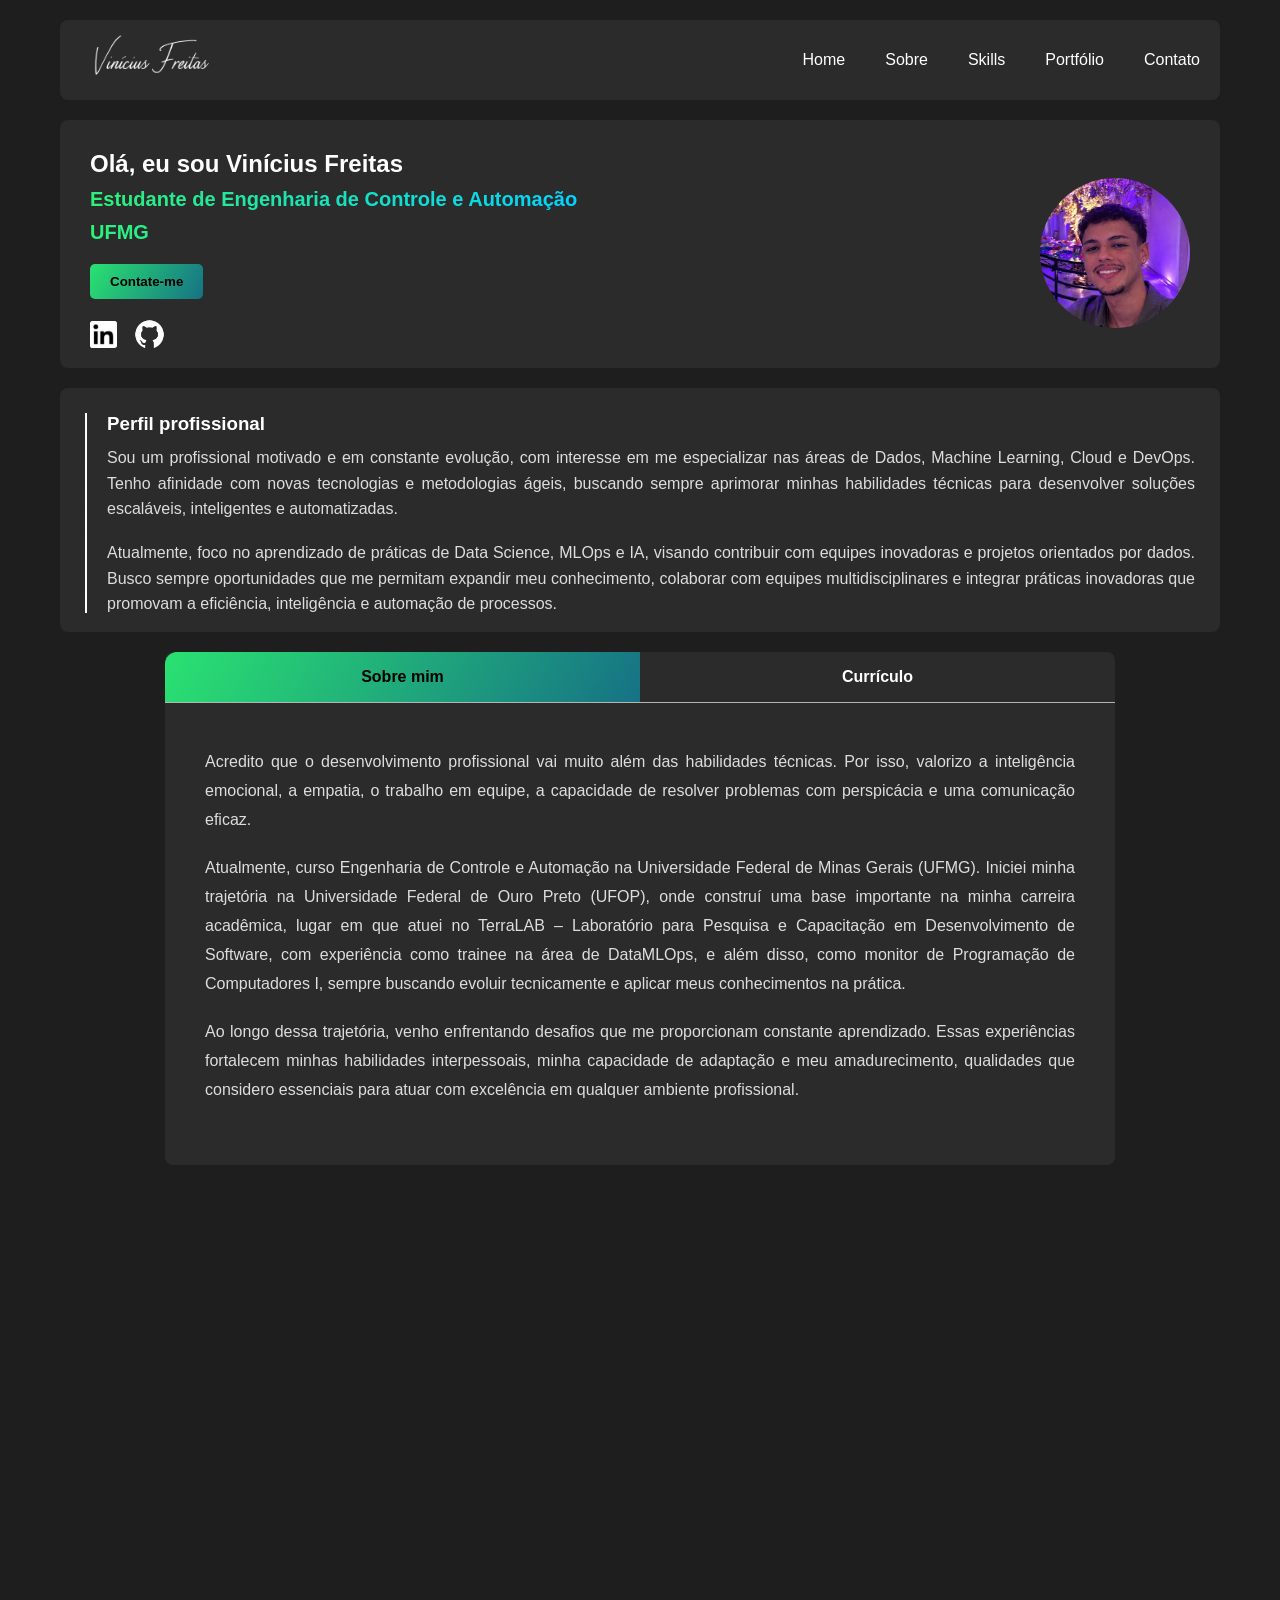
<file: index.html>
<!DOCTYPE html>
<html lang="pt-br">
<head>
    <meta charset="UTF-8">
    <meta name="viewport" content="width=device-width, initial-scale=1.0">
    <title>Vinícius Freitas - Portfólio</title>
    <meta name="description" content="Portfólio de Vinícius Freitas - Estudante de Engenharia de Controle e Automação com foco em Dados, DevOps e Inteligência Artificial. Veja projetos, habilidades e contato.">
    <link rel="stylesheet" href="css/style.css">
    <link rel="icon" href="images/rubrica.png" type="image/png">
</head>
<body>

    <!-- Cabeçalho -->
    <header role="banner">
        <div class="header-left reveal">
            <div class="rubrica-container">
                <img src="images/rubrica.png" alt="Rubrica de Vinícius Freitas">
            </div>
        </div>

        <img src="images/menu.png" alt="Ícone do menu" class="menu-toggle" aria-label="Menu mobile">

        <nav class="menu" role="navigation" aria-label="Menu principal">
            <a href="#home">Home</a>
            <a href="#sobre">Sobre</a>
            <a href="#skills">Skills</a>
            <a href="#portfolio">Portfólio</a>
            <a href="#contato">Contato</a>
        </nav>
    </header>

    <!-- Conteúdo principal -->
    <main>
        <section class="intro box reveal" id="home">
            <div class="intro-content reveal">
                <div class="intro-text reveal">
                    <div class="intro-title reveal">
                        <h1>Olá, eu sou Vinícius Freitas</h1>
                        <h2>Estudante de Engenharia de Controle e Automação</h2>
                        <h2>UFMG</h2>
                    </div>
                    <div class="intro-button reveal">
                        <button class="btn-contato">Contate-me</button>
                    </div>
                    <div class="intro-icons social-icons">
                        <a href="https://www.linkedin.com/in/vinícius-gonçalves-6905632b2" target="_blank" rel="noopener noreferrer" aria-label="LinkedIn">
                            <img class="icon-linkedin" src="images/linkedin.jpg" alt="LinkedIn">
                        </a>
                        <a href="https://github.com/Viniciusfbgon" target="_blank" rel="noopener noreferrer" aria-label="GitHub">
                            <img class="icon-github" src="images/icons8-github-64.png" alt="GitHub">
                        </a>
                    </div>
                </div>
            </div>
            <img src="images/eu.jpeg" alt="Foto de perfil" class="profile-pic" id="profilePic">
        </section>
    </main>


    <!-- Sobre mim -->
    <section class="sobre box" id="sobre" aria-labelledby="titulo-sobre">
        <div class="sobre-container">
            <div class="sobre-lado-esquerdo">
                <img src="images/linha-lateral.jpg" alt="Imagem decorativa de linha lateral" class="linha-lateral">
            </div>

            <div class="sobre-lado-direito">
                <div class="sobre-texto">
                    <h3 id="titulo-sobre">Perfil profissional</h3>
                    <p>
                Sou um profissional motivado e em constante evolução, com interesse em me especializar nas áreas de Dados, Machine Learning, Cloud e DevOps. Tenho afinidade com novas tecnologias e metodologias ágeis, buscando sempre aprimorar minhas habilidades técnicas para desenvolver soluções escaláveis, inteligentes e automatizadas.
                </p> <br>
                <p>
                Atualmente, foco no aprendizado de práticas de Data Science, MLOps e IA, visando contribuir com equipes inovadoras e projetos orientados por dados. Busco sempre oportunidades que me permitam expandir meu conhecimento, colaborar com equipes multidisciplinares e integrar práticas inovadoras que promovam a eficiência, inteligência e automação de processos.
                </p>
                </div>
            </div>
        </div>
    </section>

    <!-- Skills -->
    <section class="box-sm reveal" id="skills" aria-labelledby="titulo-skills">
        <h2 id="titulo-skills" style="display:none;">Skills</h2>
        <div class="skills-buttons">
            <div class="button-wrapper">
                <button class="skills-tab-button active" data-tab="soft-skills">Sobre mim</button>
            </div>
            <div class="button-wrapper">
                <button class="skills-tab-button" data-tab="hard-skills">Currículo</button>
            </div>
        </div>

        <div class="skills-content">
            <div class="content active" id="soft-skills-content" role="tabpanel">
                <div class="soft-skills-text">
                        <p>Acredito que o desenvolvimento profissional vai muito além das habilidades técnicas. Por isso, valorizo a inteligência emocional, a empatia, o trabalho em equipe, a capacidade de resolver problemas com perspicácia e uma comunicação eficaz.</p>
                        <p>Atualmente, curso Engenharia de Controle e Automação na Universidade Federal de Minas Gerais (UFMG). Iniciei minha trajetória na Universidade Federal de Ouro Preto (UFOP), onde construí uma base importante na minha carreira acadêmica, lugar em que atuei no TerraLAB – Laboratório para Pesquisa e Capacitação em Desenvolvimento de Software, com experiência como trainee na área de DataMLOps, e além disso, como monitor de Programação de Computadores I, sempre buscando evoluir tecnicamente e aplicar meus conhecimentos na prática.</p>
                        <p>Ao longo dessa trajetória, venho enfrentando desafios que me proporcionam constante aprendizado. Essas experiências fortalecem minhas habilidades interpessoais, minha capacidade de adaptação e meu amadurecimento, qualidades que considero essenciais para atuar com excelência em qualquer ambiente profissional.</p>                </div>
            </div>

            <div class="content" id="hard-skills-content" role="tabpanel">
                <div class="hard-skills-content">
                    <h3>Acesse o currículo para ver com mais detalhes as qualificações e certificações:</h3>
                    <a href="#" class="curriculo-link">Currículo</a>
                </div>
            </div>
        </div>
    </section>

    <!-- Portfólio -->
    <section class="portfolio reveal" id="portfolio" aria-labelledby="titulo-portfolio">
        <h2 id="titulo-portfolio">Meu portfólio</h2>
        <!-- Projeto 1 -->
        <article class="projeto-box box reveal">
                <div class="projeto-img">
                    <img src="images/port2.png" alt="Contador de dedos com Python e Mediapipe">
                </div>
                <div class="projeto-info">
                    <h3>Meu site</h3>
                    <p>Compartilho o lançamento do meu primeiro site pessoal, inteiramente planejado, projetado e desenvolvido por mim.

                    Todo o design foi criado no Figma, com foco em usabilidade, clareza e identidade visual. A partir disso, desenvolvi o site do zero, escrevendo cada linha de código com atenção aos detalhes, boas práticas e responsividade.
                       <br><br>
                        Fique à vontade para navegar, analisar cada detalhe e me mandar uma mensagem. Será um prazer saber sua opinião! <br><br></p>
                    <div class="projeto-botoes">
                        <a href="#" class="btn-ver" target="_blank" rel="noopener noreferrer">Ver projeto</a>
                        <a href="https://github.com/Viniciusfbgon/Meu_Portfolio" class="btn-repo">Repositório</a>
                    </div>
                </div>
            </article>

        <!-- Projeto 2 -->
        <article class="projeto-box box reveal">
            <div class="projeto-img">
                <img src="images/terralab.png" alt="Desafios do TerraLAB">
            </div>
            <div class="projeto-info">
                <h3>Trainee DataMLOps - Desafios e Entregas</h3>
                <p>Durante este projeto, enfrentei 5 sprints desafiadoras que me prepararam para atuar com infraestrutura, automação e práticas modernas de deploy. Ao longo da jornada, desenvolvi habilidades práticas fundamentais em DevOps e Cloud Computing: <br><br>

               • Sprint 1: Versionamento com Git e GitLab, comandos avançados em Linux, automação de tarefas com crontab e introdução ao Google Cloud Platform (GCP). <br><br>

               • Sprint 2: Criação e gerenciamento de containers com Docker, manipulação de buckets no GCP e primeiros conceitos de cultura DevOps.<br><br>

               • Sprint 3: Fundamentos de redes de computadores, aplicação de metodologias ágeis com Scrum e construção de pipelines automatizados com GitLab CI/CD.<br><br>

               • Sprint 4: Deploy completo de uma API Node.js com banco PostgreSQL utilizando Docker Compose na GCP, com foco em escalabilidade e resiliência. <br><br>

               • Sprint 5: Implementação de CI/CD com ambientes isolados (build, test, deploy) e automação de backups diários para o Cloud Storage. <br><br></p>
                <div class="projeto-botoes">
                    <a href="https://github.com/Viniciusfbgon/Sprints-DataMLOps" class="btn-ver" target="_blank" rel="noopener noreferrer">Ver projeto</a>
                    <a href="https://github.com/Viniciusfbgon/Sprints-DataMLOps" class="btn-repo" target="_blank" rel="noopener noreferrer">Repositório</a>
                </div>
            </div>
        </article>

        <!-- Botão ver mais -->
        <div class="ver-mais-container">
            <button id="btn-ver-mais" class="btn-ver-mais">↓ Ver mais</button>
        </div>

        <!-- Projetos adicionais -->
        <div id="mais-projetos" style="display: none;">
            <article class="projeto-box box reveal">
            <div class="projeto-img reveal">
                <img src="images/harvard.jpg" alt="Curso Harvard CS50">
            </div>
            <div class="projeto-info reveal">
                <h3>CS50: Introduction to Computer Science</h3>
                <p>Curso de nível introdutório voltado para iniciantes que desejam aprender os fundamentos da computação. Ensina a pensar de forma algorítmica e a resolver problemas de programação com eficiência.

                Durante o curso, aprendi: <br><br>

                • Fundamentos de ciência da computação e lógica de programação <br><br>

                • Conceitos como algoritmos, abstração, estruturas de dados, encapsulamento, segurança e engenharia de software <br><br>

                • Desenvolvimento web com HTML, CSS e JavaScript <br><br>

                • Programação em C, Python e SQL <br><br>

                • Criação de projetos práticos baseados em problemas reais, como biologia, criptografia, finanças e jogos <br><br>

                • Apresentação de projeto final e interação com uma comunidade global de estudantes <br><br></p>
                <div class="projeto-botoes">
                    <a href="https://github.com/Viniciusfbgon/Harvard-Course/tree/main/codes/project" class="btn-ver" target="_blank" rel="noopener noreferrer">Ver projeto</a>
                    <a href="https://github.com/Viniciusfbgon/Harvard-Course/tree/main/codes" class="btn-repo" target="_blank" rel="noopener noreferrer">Repositório</a>
                </div>
            </div>
        </article>

        <article class="projeto-box box reveal">
                <div class="projeto-img">
                    <img src="images/yt.png" alt="Clone do YouTube">
                </div>
                <div class="projeto-info">
                    <h3>Clone YouTube</h3>
                    <p>Este é um projeto introdutório voltado para o domínio das principais técnicas de manipulação de divs e construção de layouts responsivos em telas de computadores. O objetivo é reforçar os fundamentos de HTML e CSS, que são essenciais antes de avançar para projetos mais complexos e dinâmicos. Aprender bem o básico garante uma base sólida para evoluir com segurança no desenvolvimento web. <br></p>
                    <div class="projeto-botoes">
                        <a href="https://viniciusfbgon.github.io/Clone_YouTube/" class="btn-ver">Ver projeto</a>
                        <a href="https://github.com/Viniciusfbgon/Clone_YouTube" class="btn-repo">Repositório</a>
                    </div>
                </div>
            </article>
        </div>
    </section>

    <!-- Contato -->
    <section class="contato box reveal" id="contato" aria-labelledby="titulo-contato">
        <h2 id="titulo-contato" class="contato-titulo">Contato</h2>
        <div class="contact-info">
            <div class="contact-item">
                <div class="icon-box"><img src="images/phone.png" alt="Ícone de telefone"></div>
                <a href="tel:+5531975746400" style="color: #ddd;">+55 (31) 97574-6400</a>
            </div>
            <div class="contact-item">
            <div class="icon-box">
                <img src="images/email.png" alt="Ícone de email">
            </div>
            <a href="mailto:viniciusfbgon@gmail.com?body=Olá,%20Vinícius%20Freitas" style="color: #ddd;">
                viniciusfbgon@gmail.com
            </a>
            </div>
            <div class="contact-item">
                <div class="icon-box"><img src="images/location.png" alt="Ícone de localização"></div>
                <span style="color: #ddd;">Belo Horizonte-MG</span>
            </div>
        </div>

        <div class="social-icons right" aria-label="Redes sociais">
            <a href="https://github.com/Viniciusfbgon" target="_blank" rel="noopener noreferrer">
                <img src="images/icons8-github-64.png" style="height: 35px;" alt="GitHub de Vinícius">
            </a>
            <a href="https://www.linkedin.com/in/vinícius-gonçalves-6905632b2" target="_blank" rel="noopener noreferrer">
                <img src="images/linkedin.jpg" style="height: 27px;" alt="LinkedIn de Vinícius">
            </a>
        </div>
    </section>

     <!-- Modal do Currículo -->
    <div id="cv-modal" class="modal">
        <div class="modal-content">
            <span id="cv-close" class="close">&times;</span>
            <div class="cv-imgs">
                <img src="images/cv-pt1.png" alt="Currículo Parte 1" class="cv-img" />
                <img src="images/cv-pt2.png" alt="Currículo Parte 2" class="cv-img" />
        </div>
    </div>

    <!-- JS -->
    <script>
        document.addEventListener('DOMContentLoaded', function () {
            // Tabs de Skills
            const tabButtons = document.querySelectorAll('.skills-tab-button');
            const contents = document.querySelectorAll('.content');

            tabButtons.forEach(button => {
                button.addEventListener('click', () => {
                    tabButtons.forEach(b => b.classList.remove('active'));
                    contents.forEach(c => c.classList.remove('active'));

                    button.classList.add('active');

                    const tabId = button.getAttribute('data-tab');
                    const contentEl = document.getElementById(`${tabId}-content`);
                    if (contentEl) contentEl.classList.add('active');
                });
            });

            // Efeito hover nos links do menu
            const navLinks = document.querySelectorAll('nav a');
            navLinks.forEach(link => {
                link.addEventListener('mouseover', () => {
                    link.style.color = '#2ef178';
                });
                link.addEventListener('mouseout', () => {
                    link.style.color = '#fff';
                });
            });

            // Botão "Contate-me"
            const btnContato = document.querySelector('.btn-contato');
            const contatoSection = document.getElementById('contato');
            if (btnContato && contatoSection) {
                btnContato.addEventListener('click', function () {
                    contatoSection.scrollIntoView({ behavior: 'smooth' });
                });
            }

            // Modal do Currículo
            const cvLink = document.querySelector('.curriculo-link');
            const cvModal = document.getElementById('cv-modal');
            const cvClose = document.getElementById('cv-close');

            if (cvLink && cvModal && cvClose) {
                cvLink.addEventListener('click', (e) => {
                    e.preventDefault();
                    cvModal.style.display = 'block';
                    document.body.style.overflow = 'hidden';
                });

                cvClose.addEventListener('click', () => {
                    cvModal.style.display = 'none';
                    document.body.style.overflow = 'auto';
                });

                window.addEventListener('click', (e) => {
                    if (e.target === cvModal) {
                        cvModal.style.display = 'none';
                        document.body.style.overflow = 'auto';
                    }
                });
            }

            // VER MAIS / VER MENOS
            const btnVerMais = document.getElementById('btn-ver-mais');
            const maisProjetos = document.getElementById('mais-projetos');

            if (btnVerMais && maisProjetos) {
                btnVerMais.addEventListener('click', () => {
                    const estaVisivel = maisProjetos.style.display === 'block';

                    if (estaVisivel) {
                        maisProjetos.style.display = 'none';
                        btnVerMais.textContent = '↓ Ver mais';
                    } else {
                        maisProjetos.style.display = 'block';
                        btnVerMais.textContent = '↑ Ver menos';
                    }
                });
            }

            // Zoom ao clicar nas imagens dos projetos (como na foto de perfil)
            const imagensProjetos = document.querySelectorAll('.projeto-img img');

            imagensProjetos.forEach(img => {
                img.addEventListener('click', () => {
                    const overlay = document.createElement('div');
                    overlay.classList.add('zoomed-overlay');

                    const imagemZoom = document.createElement('img');
                    imagemZoom.src = img.src;
                    imagemZoom.alt = img.alt;

                    overlay.appendChild(imagemZoom);
                    document.body.appendChild(overlay);
                    document.body.style.overflow = 'hidden';

                    overlay.addEventListener('click', () => {
                        overlay.remove();
                        document.body.style.overflow = 'auto';
                    });
                });
            });

            // Zoom ao clicar na foto de perfil
            const profilePic = document.getElementById('profilePic');

            if (profilePic) {
                profilePic.addEventListener('click', (event) => {
                    event.stopPropagation();
                    profilePic.classList.toggle('zoomed');
                });

                document.addEventListener('click', () => {
                    profilePic.classList.remove('zoomed');
                });
            }

            // 🔽 Menu Hamburguer (mobile)
            const toggle = document.querySelector('.menu-toggle');
            const menu = document.querySelector('nav.menu');
            const rubrica = document.querySelector('.rubrica-container');

            if (toggle && menu) {
                toggle.addEventListener('click', (e) => {
                    e.stopPropagation(); // impede o fechamento imediato
                    menu.classList.toggle('active');

                    // Oculta ou mostra a rubrica ao alternar o menu
                    if (menu.classList.contains('active')) {
                        rubrica.classList.add('rubrica-hidden');
                    } else {
                        rubrica.classList.remove('rubrica-hidden');
                    }
                });

                // Fecha o menu quando clicar em um link
                const links = menu.querySelectorAll('a');
                links.forEach(link => {
                    link.addEventListener('click', () => {
                        menu.classList.remove('active');
                        rubrica.classList.remove('rubrica-hidden');
                    });
                });

                // Fecha o menu se clicar fora dele
                document.addEventListener('click', function (e) {
                    const clicouForaDoMenu = !menu.contains(e.target);
                    const clicouForaDoToggle = !toggle.contains(e.target);

                    if (menu.classList.contains('active') && clicouForaDoMenu && clicouForaDoToggle) {
                        menu.classList.remove('active');
                        rubrica.classList.remove('rubrica-hidden');
                    }
                });
            }
        });

        const menuToggle = document.querySelector('.menu-toggle');
        const menu = document.querySelector('.menu');
        const menuLinks = document.querySelectorAll('.menu a');

        // Função para abrir o menu
        function openMenu() {
            document.body.classList.add('menu-open');
            menu.classList.add('open');
        }

        // Função para fechar o menu
        function closeMenu() {
            document.body.classList.remove('menu-open');
            menu.classList.remove('open');
        }

        // Clique no ícone do menu: abre o menu
        menuToggle.addEventListener('click', (e) => {
            e.stopPropagation(); // impede que o clique feche imediatamente
            openMenu();
        });

        // Clique em qualquer link do menu: fecha o menu
        menuLinks.forEach(link => {
            link.addEventListener('click', () => {
            closeMenu();
            });
        });

        // Clique fora do menu: fecha o menu
        document.addEventListener('click', (e) => {
            const isClickInsideMenu = menu.contains(e.target);
            const isClickOnToggle = menuToggle.contains(e.target);

            if (!isClickInsideMenu && !isClickOnToggle) {
            closeMenu();
            }
        });

        // Scroll Reveal Simples
        function revealOnScroll() {
            const reveals = document.querySelectorAll('.reveal');

            reveals.forEach(el => {
                const windowHeight = window.innerHeight;
                const elementTop = el.getBoundingClientRect().top;
                const revealPoint = 100; // Quanto mais baixo, mais cedo aparece

                if (elementTop < windowHeight - revealPoint) {
                    el.classList.add('active');
                } else {
                    el.classList.remove('active'); // pode remover se quiser reaparecer
                }
            });
        }
        // Chama no load e no scroll
        window.addEventListener('scroll', revealOnScroll);
        window.addEventListener('load', revealOnScroll);

        // Animação suave no header e main ao abrir a página
        const header = document.querySelector('header');
        const main = document.querySelector('main');

        if (header && main) {
            header.classList.add('animate-on-load');
            main.classList.add('animate-on-load');
        }

        if (sobre) {
            sobre.classList.add('animate-on-load');
        }
    </script>
</body>
</html>
</file>
<file: css/style.css>
/* Reset e estilos globais */
* {
    margin: 0;
    padding: 0;
    box-sizing: border-box;
    font-family: Arial, sans-serif;
    text-align: justify;
}

body {
    background-color: #1e1e1e;
    color: #fff;
    padding: 20px;
    max-width: 1200px;
    margin: 0 auto;
}

/* Header */
header {
    display: flex;
    justify-content: space-between;
    align-items: center;
    background-color: #2b2b2b;
    padding: 0 20px;
    height: 80px;
    position: relative;
    margin-bottom: 20px;
    border-radius: 8px;
}

.header-left {
    display: flex;
    align-items: center;
    height: 100%;
}

/* Ajuste apenas a rubrica */
.rubrica-container {
    height: 100%;
    display: flex;
    align-items: center;
}

.rubrica-container img {
    height: 70px; /* Aumente este valor para tornar a rubrica maior */
    max-height: none; /* Remova a limitação de altura máxima */
    object-fit: contain;
    transform: scale(1.5); /* Opcional: pode usar scale para aumentar proporcionalmente */
    transform-origin: left center; /* Mantém alinhado à esquerda */
}

nav a {
    color: #fff;
    text-decoration: none;
    margin-left: 20px;
}

.social-icons {
    display: flex;
    align-items: center;
    gap: 15px;
    margin-top: 18px;
}

.social-icons img {
    object-fit: contain;
    transition: transform 0.2s ease;
    cursor: pointer;
}

.social-icons img:hover {
    transform: scale(1.1);
}

/* Boxes */
.box {
    background-color: #2b2b2b;
    padding: 25px;
    padding-bottom: 15px;
    margin-bottom: 20px;
    border-radius: 8px;
}

.box-sm {
    background-color: #2b2b2b;
    margin-bottom: 20px;
    border-radius: 8px; 
    max-width: 950px;
    margin-left: auto;
    margin-right: auto;
}

/* sobre mim */
.sobre-container {
    display: flex;
    align-items: center;
    justify-content: space-between;
    gap: 20px;
}

.linha-lateral {
    width: 2px;
    background-color: white;
    height: 200px;         
    transition: height 0.3s ease;
}

.sobre-texto {
    flex: 1;
}

.sobre-texto h3 {
    margin-bottom: 10px;
    font-weight: bold;
}

.sobre-texto p {
    line-height: 1.6;
    text-align: justify;
    color: #ddd;
}

/* Seção principal */
.intro.box {
    background-color: #2b2b2b;
    padding: 30px;
    padding-bottom: 12px;
    border-radius: 8px;
    display: flex;
    align-items: center;
    justify-content: space-between;
    margin-bottom: 20px;
}

.intro-text h1 {
    font-size: 24px;
    margin-bottom: 10px;
    color: #fff;
}

.intro-text h2 {
    font-size: 20px;
    background: linear-gradient(90deg, #2ef178, #00d4ff);
    -webkit-background-clip: text;
    -webkit-text-fill-color: transparent;
    margin: 10px 0;
}

.profile-pic {
    width: 150px;
    height: 150px;
    border-radius: 50%;
    object-fit: cover;
    cursor: pointer;
    transition: transform 0.3s ease;
}

.profile-pic.zoomed {
    transform: scale(2); 
    z-index: 10;
}

.btn-contato {
    background: linear-gradient(120deg, #2ae271, #167285);
    color: black;
    padding: 10px 20px;
    border: none;
    border-radius: 5px;
    margin-top: 10px;
    cursor: pointer;
    font-weight: bold;
    transition: all 0.3s ease;
}

.btn-contato:hover {
    background-color: #25c166;
    transform: translateY(-2px);
}

.linkedin {
    margin-top: 10px;
    display: flex;
    align-items: center;
    gap: 5px;
    color: #00d4ff;
    cursor: pointer;
}

.icon-linkedin {
    height: 27px;
    width: auto;
}

.icon-github {
    height: 35px;
    width: auto;
}

/* Skills */
.skills-container {
    width: 100%;
    max-width: 900x;
    background-color: #2b2b2b;
    border-radius: 16px;
    box-shadow: 0 10px 30px rgba(0, 0, 0, 0.08);
    overflow: hidden;
    margin: 0 auto 20px auto; 
}
        
        .skills-tabs {
            display: flex;
            background-color: #2b2b2b;
            padding: 0 20px;
            border-bottom: 1px solid #eaecef;
        }
        
        .tab {
            padding: 20px 0;
            cursor: pointer;
            font-weight: 600;
            font-size: 18px;
            color: #fff;
            transition: all 0.3s ease;
            border-bottom: 3px solid transparent;
            margin-right: 30px;
            position: relative;
        }
        
        .tab.active {
            color: #fff;
            border-bottom: 3px solid #14a756;
        }
        
        .tab:hover:not(.active) {
            color: #14a756;
        }
        
        .skills-content {
            padding: 40px;
        }
        
        .content {
            display: none;
            animation: fadeIn 0.5s ease forwards;
        }
        
        .content.active {
            display: block;
        }
        
        @keyframes fadeIn {
            from {
                opacity: 0;
                transform: translateY(10px);
            }
            to {
                opacity: 1;
                transform: translateY(0);
            }
        }
        
        .soft-skills-text {
            line-height: 1.8;
            color: #ddd;
            font-size: 16px;
        }
        
        .soft-skills-text p {
            margin-bottom: 20px;
        }
        
        .hard-skills-content h3 {
            font-size: 18px;
            color: #ddd;
            margin-bottom: 20px;
            font-weight: 600;
        }
        
        .hard-skills-list {
            list-style-type: none;
            margin-bottom: 25px;
        }
        
        .hard-skills-list li:last-child {
            border-bottom: none;
        }
        
        .hard-skills-list li::before {
            content: "•";
            color: #14a756;
            font-weight: bold;
            display: inline-block;
            width: 20px;
            font-size: 20px;
        }
        
        .curriculo-link {
            display: inline-block;
            padding: 14px 28px;
            background: linear-gradient(120deg, #2ae271, #167285);
            color: black;
            text-decoration: none;
            border-radius: 8px;
            font-weight: 600;
            transition: background-color 0.3s ease;
            font-size: 16px;
        }
        
        .curriculo-link:hover {
            background: near-gradient(120deg, #2ae271, #167285);
        }
        
.skills-buttons {
  display: flex;
  width: 100%;
  margin-top: 20px;
  margin-bottom: 5px;
  overflow: hidden; 
  border-top-left-radius: 12px;
  border-top-right-radius: 12px;
  background-color: #2b2b2b; 
  border-bottom: 1px solid rgba(180, 180, 180, 1);
}

.button-wrapper {
  width: 50%;
}

.button-wrapper.left {
  display: flex;
  justify-content: flex-start;
}

.button-wrapper.right {
  display: flex;
  justify-content: flex-end;
}

.skills-tab-button {
  width: 100%;
  max-width: 100%;
  padding: 16px 24px;
  background-color: #2b2b2b;
  color: #fff;
  border: none;
  font-weight: 600;
  font-size: 16px;
  cursor: pointer;
  transition: all 0.3s ease;
  text-align: center;
  border-radius: 0;
}

.button-wrapper.left .skills-tab-button {
  border-top-left-radius: 8px;
}

.button-wrapper.right .skills-tab-button {
  border-top-right-radius: 8px;
}

.skills-tab-button.active {
  background: linear-gradient(120deg, #2ae271, #167285);
  color: black;
}

.skills-tab-button:not(.active):hover {
  background-color: #333;
}

.skills-tabs {
  display: flex;
  justify-content: space-between;
  border-bottom: 1px solid #eaecef;
  width: 100%;
  margin-bottom: 20px;

  background-color: #2b2b2b; 
  border-top-left-radius: 12px;
  border-top-right-radius: 12px;
}

/* Portfólio */
.projeto-box {
    display: flex;
    border-radius: 8px;
    overflow: hidden;
    align-items: stretch;
    margin-top: 20px;
    padding-left: 0;
    padding-top: 0;
    padding-bottom: 0;
    /* height removida para altura dinâmica */
}

/* Imagem */
.projeto-img {
    width: 40%;
    background-color: #444;
    overflow: hidden;
    border-top-left-radius: 8px;
    border-bottom-left-radius: 8px;
    display: flex;              
    align-items: stretch;       
}

/* Faz a imagem ocupar todo o espaço */
.projeto-img img {
    width: 100%;
    height: 100%;
    object-fit: cover;
    display: block;
}

/* Informações */
.projeto-info {
    padding: 20px;
    flex: 1;
    display: flex;
    flex-direction: column;
    justify-content: space-between;
}

.projeto-info h3 {
    margin-bottom: 10px;
    font-size: 20px;
}

.projeto-info p {
    flex-grow: 1;
    color: #aaa;
}

.ver-mais-container {
    text-align: center;
    margin-top: 20px;
}

.btn-ver-mais {
  position: relative;
  padding: 10px 20px;
  font-weight: bold;
  color: #fff;
  background: #1e1e1e; /* cor interna do botão */
  border-radius: 5px;
  z-index: 1;
  cursor: pointer;
  
  /* Gradiente na borda */
  border: 2px solid transparent;
  background-image: linear-gradient(#1e1e1e, #1e1e1e), 
                    linear-gradient(120deg, #2ae271, #167285);
  background-origin: border-box;
  background-clip: padding-box, border-box;
  transition: all 0.3s ease;
}

.btn-ver-mais:hover {
  color: black;
  background-image: linear-gradient(120deg, #2ae271, #167285), 
                    linear-gradient(120deg, #2ae271, #167285);
}

/* Botões */
.projeto-botoes {
    display: flex;
    gap: 10px;
    margin-top: 15px;
}

.btn-ver, .btn-repo {
    background: linear-gradient(120deg, #2ae271, #167285);
    color: black;
    padding: 8px 15px;
    border-radius: 5px;
    text-decoration: none;
    font-weight: bold;
    transition: all 0.3s ease;
}

.btn-repo {
    background: #444;
    color: white;
}

.btn-ver:hover, .btn-repo:hover {
    transform: translateY(-2px);
    opacity: 0.9;
}

.modal {
  display: none; /* Oculto por padrão */
  position: fixed;
  z-index: 1000; /* Sobre tudo */
  left: 0;
  top: 0;
  width: 100%;
  height: 100%;
  overflow: auto;
  backdrop-filter: blur(6px); /* Fundo embaçado */
  background-color: rgba(0, 0, 0, 0.7); /* Fundo escuro semi-transparente */
}

/* Conteúdo do modal (imagem) */
.modal-content {
  position: relative;
  margin: 5% auto;
  max-width: 800px;
  padding: 0;
  border-radius: 8px;
  box-shadow: 0 0 10px #000;
  background-color: #222;
}

/* Container das imagens */
.cv-imgs {
  display: flex;
  flex-direction: column;
  gap: 20px;       /* Espaço entre as imagens */
  padding: 20px;
}

/* Estilo das imagens */
.cv-img {
  width: 100%;
  display: block;
  border-radius: 8px;
  box-shadow: 0 0 8px rgba(0, 0, 0, 0.4);
  image-rendering: auto;
}

/* Botão fechar (x) */
.close {
  position: absolute;
  top: 10px;
  right: 15px;
  color: #fff;
  font-size: 28px;
  font-weight: bold;
  cursor: pointer;
  user-select: none;
  transition: color 0.3s ease;
}

.close:hover {
  color: #2ef178;
}

/* Contato */
.contato.box {
    background-color: #2b2b2b;
    padding: 20px; 
    border-radius: 8px;
    margin-top: 20px; 
}

.contato-titulo {
    text-align: center;
    font-size: 24px;
    margin-bottom: 15px; 
}

.contact-info {
    display: flex;
    flex-direction: column;
    gap: 19px; 
    margin-bottom: 15px; 
}

.contact-item {
    display: flex;
    align-items: center;
    gap: 15px; 
    padding-left: 5px; 
}

.icon-box {
    width: 35px; 
    height: 35px;
    display: flex;
    align-items: center;
    justify-content: center;
    border-radius: 8px;
    background: linear-gradient(135deg, #17bd83, #46DD6F, #11940A);
}

.icon-box img {
    width: 18px; 
    height: 18px; 
}

.contact-item span {
    color: #ddd;
    font-size: 15px; 
}

.social-icons.right {
    display: flex;
    justify-content: flex-end;
    gap: 12px; 
    margin-top: 10px; 
}

.social-icons.right img {
    height: 28px; 
    object-fit: contain;
    transition: transform 0.2s ease;
}

.social-icons.right {
    display: flex;
    justify-content: flex-end;
    gap: 15px;
    margin-top: 15px;
}

.social-icons.right img {
    height: 30px;
    object-fit: contain;
    transition: transform 0.2s ease;
}

.social-icons.right img:hover {
    transform: scale(1.1);
}

/* Ícone do menu hambúrguer */
.menu-toggle {
    display: none;
    width: 40px;
    height: 40px;
    cursor: pointer;
}

/* Estilo padrão para o menu (desktop) */
nav.menu {
    display: flex;
    gap: 20px;
}

.rubrica-container {
    opacity: 1;
    transition: opacity 0.01s ease;
}

.rubrica-hidden {
    opacity: 0;
}

.fechar-modal:hover {
  color: #14a756;
}


/* Responsivo - */
@media (max-width: 768px) {
    header {
        flex-direction: column;
        height: auto;
        padding: 15px;
    }

    .rubrica-container {
        margin-bottom: 15px;
        height: 50px;
    }

    nav {
        width: 100%;
        overflow-x: auto;
    }

    .intro {
        flex-direction: column-reverse;
        text-align: center;
    }

    .profile-pic {
        margin-bottom: 20px;
    }

    .projeto {
        flex-direction: column;
    }

    .projeto-img {
        width: 100%;
    }
    
    /* Ajustes do modal para mobile */
    .modal-content {
        margin: 10% auto;
        width: 95%;
    }
    
    .close {
        font-size: 24px;
        top: 5px;
        right: 10px;
    }
}

/* Responsivo header */
@media (max-width: 768px) {
    header {
        flex-direction: column;
        height: auto;
        padding: 15px;
    }

    .rubrica-container {
        margin-bottom: 15px;
        height: 50px;
    }

    nav {
        width: 100%;
        overflow-x: auto;
    }

    .intro {
        flex-direction: column-reverse;
        text-align: center;
    }

    .profile-pic {
        margin-bottom: 20px;
    }

    .projeto {
        flex-direction: column;
    }

    .projeto-img {
        width: 100%;
    }
}

/* Mobile adjustments */
@media (max-width: 768px) {
    header {
        flex-direction: row;
        justify-content: space-between;
        align-items: center;
    }

    .header-left {
        display: flex;
        align-items: center;
        height: 100%;
    }

    .rubrica-container {
        display: flex;
        align-items: center;
        height: 100%;
        margin-bottom: 0; /* remove qualquer margem extra */
    }

    .menu-toggle {
        display: block;
        width: 40px;
        height: 35px;
        cursor: pointer;
        position: relative;
        z-index: 2;
    }

    nav.menu {
        display: none;
        position: absolute;
        top: 30px; 
        left: 45%;
        transform: translateX(-50%);
        
        background-color: #2b2b2b;
        z-index: 1;

        padding: 10px 20px;
        border-radius: 8px;

        flex-direction: row;
        align-items: center;
        justify-content: center;
        gap: 20px;

        max-width: 90%;
        width: auto;
}

    nav.menu.active {
        display: flex;
        
    }

    nav.menu a {
        margin: 0;
        padding: 0 10px;
        font-size: 16px;
    }
}

@media (max-width: 460px) {
    nav.menu {
    position: absolute;
    left: 50%;
    transform: translateX(-50%);
    top: 35px; 
    padding: 8px 12px;
    gap: 12px;
    align-items: center;
    justify-content: center;
    overflow-x: hidden;
}

    nav.menu a {
        font-size: 12px;
        padding: 0 6px;
    }

    .menu-toggle {
        width: 30px;
        height: 30px;
    }

    body.menu-open .menu-toggle {
        display: none;
    }
}

@media (max-width: 768px) {
    .projeto-box {
        font-size: 15px;
        line-height: 1.3;
    }
}

/* sobre mim responsivo*/
@media (max-width: 768px) {
  .sobre-container {
    justify-content: flex-start;
    gap: 20px;
    padding: 0 20px;
    padding-left: 0px;
  }

  .linha-lateral {
    height: 300px;
  }

  .sobre-texto h3 {
    font-size: 18px;
  }

  .sobre-texto p {
    font-size: 14px;
    line-height: 1.6;
  }
}

@media (max-width: 460px) {
  .sobre-container {
    flex-direction: row; /* Empilha os elementos se necessário */
    align-items: flex-start;
    gap: 15px;
    padding: 0 10px;
  }

  .linha-lateral {
    height: 350px; /* Menor altura para telas pequenas */
    margin-left: -10px;
  }

  .sobre-texto h3 {
    font-size: 16px; /* Título um pouco menor */
    margin-left: -10px;
  }

  .sobre-texto p {
    font-size: 13px;
    line-height: 1.5;
    margin-left: -10px;
  }
}

/* Responsivo saudações */
@media (max-width: 768px) {
    .intro.box {
        flex-direction: column-reverse;
        padding: 20px 0;
        text-align: left;
    }

    .intro-content {
        width: 100%;
        display: flex;
        flex-direction: column;
        align-items: flex-start;
        padding-left: 20px; 
    }

    .intro-title h1 {
        font-size: 22px;
        margin-bottom: 12px;
    }

    .intro-title h2 {
        font-size: 18px;
        margin-top: 5px;
        margin-bottom: 10px;
    }

    .intro-button {
        margin-bottom: 15px;
    }

    .intro-icons {
        display: flex;
        gap: 15px;
    }

    .profile-pic {
        margin-bottom: 20px;
        max-width: 200px;
        border-radius: 50%;
    }
}

@media (max-width: 460px) {
  .intro.box {
    padding: 15px 0;
  }

  .intro-content {
    padding-left: 15px;
  }

  .intro-title h1 {
    font-size: 17px;
    margin-bottom: 8px;
  }

  .intro-title h2 {
    font-size: 14px;
    margin-top: 4px;
    margin-bottom: 8px;
  }

  .intro-button {
    margin-bottom: -17px;
    height: 60px;
  }

  .intro-icons {
    gap: 10px;
  }

  .profile-pic {
    height: 150px;
    width: 150px;
    margin-bottom: 15px;
  }
  
  .icon-linkedin {
        height: 20px;
    }

    .icon-github {
        height: 26px;
    }
}

/* Responsivo skills */
@media (max-width: 768px) {
            .skills-tabs {
                flex-direction: column;
                padding: 0;
            }
            
            .tab {
                padding: 15px 20px;
                margin-right: 0;
                text-align: left; 
            }
            
            .skills-content {
                padding: 25px;
            }
        }

/* Responsivo portfolio boxes */
@media (max-width: 768px) {
    .projeto-box {
        flex-direction: column;
        padding-left: 0; 
        padding-right: 0;
    }
    .projeto-img {
        width: 100%;
        height: 150px;
        border-radius: 8px 8px 0 0; 
    }
}

/* Responsivos skills */
@media (max-width: 768px) {
  /* Abas ainda lado a lado */
  .skills-tabs {
    flex-direction: row;
    justify-content: space-between;
    padding: 0 10px;
    gap: 0;
  }

  .tab-wrapper {
    width: 50%;
    justify-content: center;
  }

  .tab-wrapper:nth-child(2) {
    border-left: 1px solid #c9c9c9;
  }

  .tab {
    font-size: 15px;
    padding: 12px 0;
  }

  .tab.active::after {
    width: 80px;
    height: 4px;
  }

  .skills-content {
    padding: 20px;
  }

  .soft-skills-text {
    font-size: 14px;
    line-height: 1.6;
  }

  .soft-skills-text p {
    margin-bottom: 15px;
  }

  .hard-skills-content h3 {
    font-size: 16px;
  }

  .curriculo-link {
    padding: 10px 20px;
    font-size: 14px;
  }
}

@media (max-width: 460px) {
    .soft-skills-text {
    font-size: 14px;
    line-height: 1.5;
  }
}


/* Zoom overlay para imagens dos projetos */
.zoomed-overlay {
  position: fixed;
  top: 0;
  left: 0;
  width: 100vw;
  height: 100vh;
  background-color: rgba(0, 0, 0, 0.85);
  display: flex;
  justify-content: center;
  align-items: center;
  z-index: 9999;
  cursor: zoom-out;
}

.zoomed-overlay img {
  max-width: 90%;
  max-height: 90%;
  border-radius: 10px;
  box-shadow: 0 0 30px rgba(0, 0, 0, 0.5);
  transition: transform 0.9s ease-in-out;
}

h1, h2, h3, h4, h5, h6 {
    text-align: left;      
    text-justify: auto;    
}


.nav.menu {
    overflow-x: hidden; 
}

/* Estilo base: elementos ocultos */
.reveal {
  opacity: 0;
  transform: translateY(40px);
  transition: all 0.6s ease-out;
}

/* Quando aparecem na tela */
.reveal.active {
  opacity: 1;
  transform: translateY(0);
}

/* Animação de entrada suave */
@keyframes fadeSlideIn {
  0% {
    opacity: 0;
    transform: translateY(-20px);
  }
  100% {
    opacity: 1;
    transform: translateY(0);
  }
}

/* Classe aplicada apenas no load */
.animate-on-load {
  animation: fadeSlideIn 1s ease-out forwards;
}
</file>
